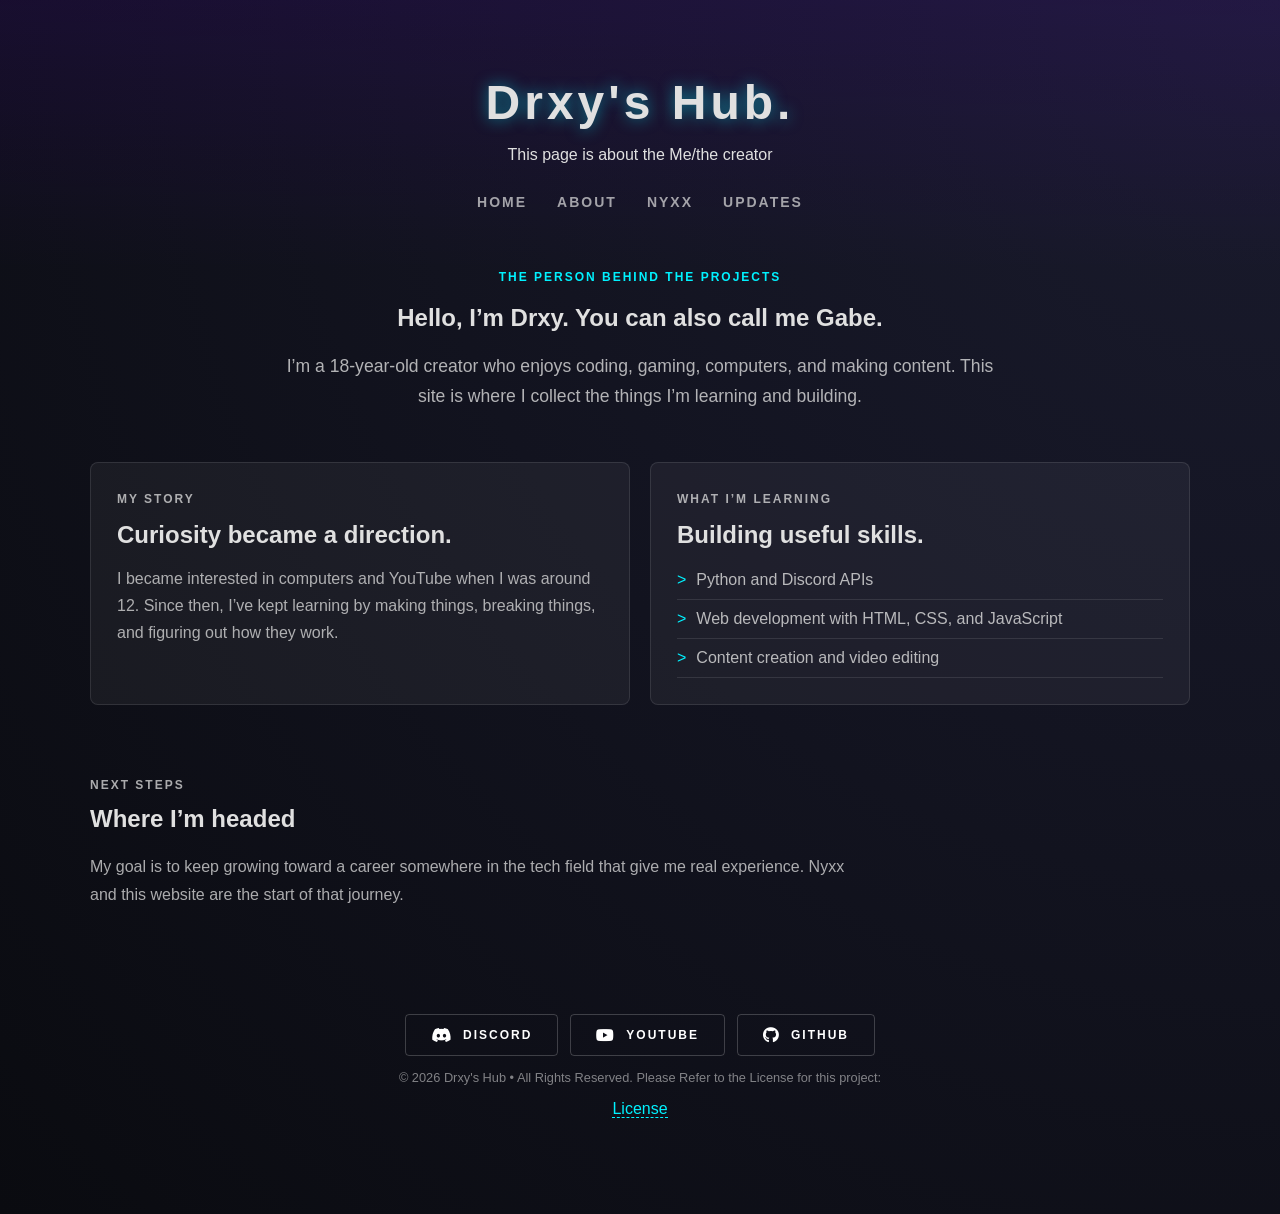
<file: about.html>
<!DOCTYPE html>
<html lang="en">
<head>
    <meta charset="UTF-8">
    <meta name="viewport" content="width=device-width, initial-scale=1.0">
    <title>About | Drxy's Hub</title>
    <link rel="stylesheet" href="style.css">
    <link rel="stylesheet" href="https://cdnjs.cloudflare.com/ajax/libs/font-awesome/6.4.2/css/all.min.css">
</head>
<body>

    <header class="main-header">
        <div class="logo-container">
            <h1>Drxy's Hub.</h1>
            <p class="subtitle">This page is about the Me/the creator</p>
        </div>
        <nav class="main-nav">
        <a href="index.html" class="nav-link">Home</a>
        <a href="about.html" class="nav-link">About</a>
        <a href="nyxx.html" class="nav-link">Nyxx</a>
        <a href="updates.html" class="nav-link">Updates</a>
        </nav> 
    </header>

    <main class="content-wrapper">
        <section class="welcome-section">
            <p class="eyebrow">The person behind the projects</p>
            <h2>Hello, I’m Drxy. You can also call me Gabe.</h2>
            <p class="lead">I’m a 18-year-old creator who enjoys coding, gaming, computers, and making content. This site is where I collect the things I’m learning and building.</p>
        </section>

        <section class="about-grid">
            <article class="info-card">
                <p class="eyebrow">My story</p>
                <h2>Curiosity became a direction.</h2>
                <p>I became interested in computers and YouTube when I was around 12. Since then, I’ve kept learning by making things, breaking things, and figuring out how they work.</p>
            </article>
            <article class="info-card">
                <p class="eyebrow">What I’m learning</p>
                <h2>Building useful skills.</h2>
                <ul class="plain-list">
                    <li>Python and Discord APIs</li>
                    <li>Web development with HTML, CSS, and JavaScript</li>
                    <li>Content creation and video editing</li>
                </ul>
            </article>
        </section>

        <section class="section-block goals-section">
            <p class="eyebrow">Next steps</p>
            <h2>Where I’m headed</h2>
            <p>My goal is to keep growing toward a career somewhere in the tech field that give me real experience. Nyxx and this website are the start of that journey.</p>
        </section>

<footer class="social-links">
    <div class="social-container">
        <a href="https://discord.gg/Cc6q3BgTSR" class="social-btn discord">
            <i class="fa-brands fa-discord"></i> DISCORD
        </a>
        <a href="https://youtube.com/@fwdrxyy_" class="social-btn youtube">
            <i class="fa-brands fa-youtube"></i> YOUTUBE
        </a>
        <a href="https://github.com/fwdrxyy" class="social-btn github">
            <i class="fa-brands fa-github"></i> GITHUB
        </a>
    </div>
    <p class="copyright">© 2026 Drxy's Hub • All Rights Reserved. Please Refer to the License for this project:</p>
    <a href="https://www.eclipse.org/legal/epl-2.0/" class="text-link">License</a>
</footer>

    <script src="websiteScript.js"></script>
</body>
</html>
</file>
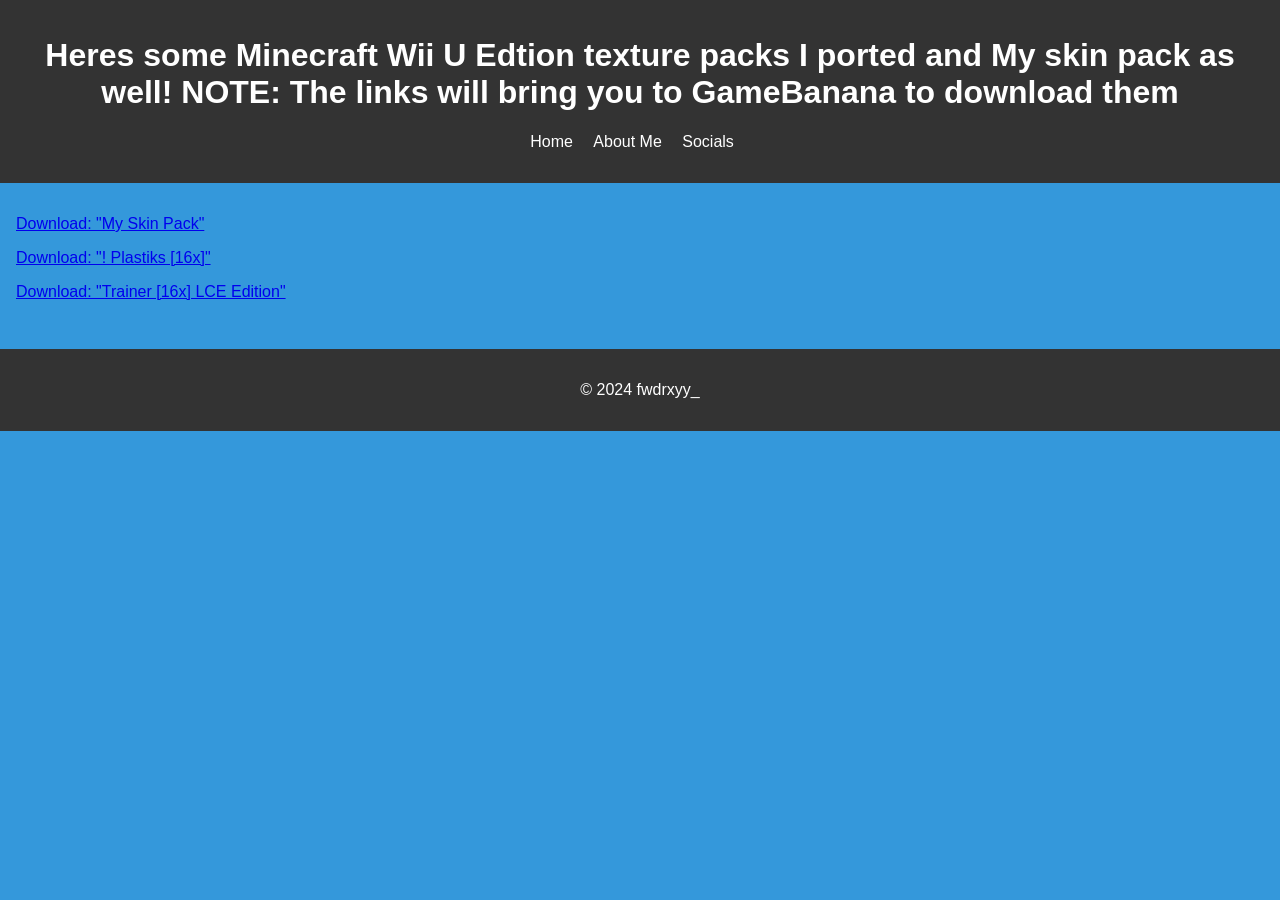
<file: files.html>
<!DOCTYPE html>
<html lang="en">
<head>
    <meta charset="UTF-8">
    <meta name="viewport" content="width=device-width, initial-scale=1.0">
    <title>My Skin Pack + Texture Pack Ports!</title>
    <link rel="stylesheet" href="styles.css">
</head>
<body>
    <header>
        <h1>Heres some Minecraft Wii U Edtion texture packs I ported and My skin pack as well! NOTE: The links will bring you to GameBanana to download them</h1>
        <nav>
            <ul>
                <li><a href="index.html">Home</a></li>
                <li><a href="about.html">About Me</a></li>
                <li><a href="socials.html">Socials</a></li>
            </ul>
        </nav>
    </header>
    <main>
        <section>
            <p><a href="https://gamebanana.com/mods/534259">Download: "My Skin Pack"</a></p>
            <p><a href="https://gamebanana.com/mods/541062">Download: "! Plastiks [16x]"</a></p>
            <p><a href="https://gamebanana.com/mods/549060">Download: "Trainer [16x] LCE Edition"</a></p>
        </section>
    </main>
    <footer>
        <p>© 2024 fwdrxyy_</p>
    </footer>
</body>
</html>
</file>
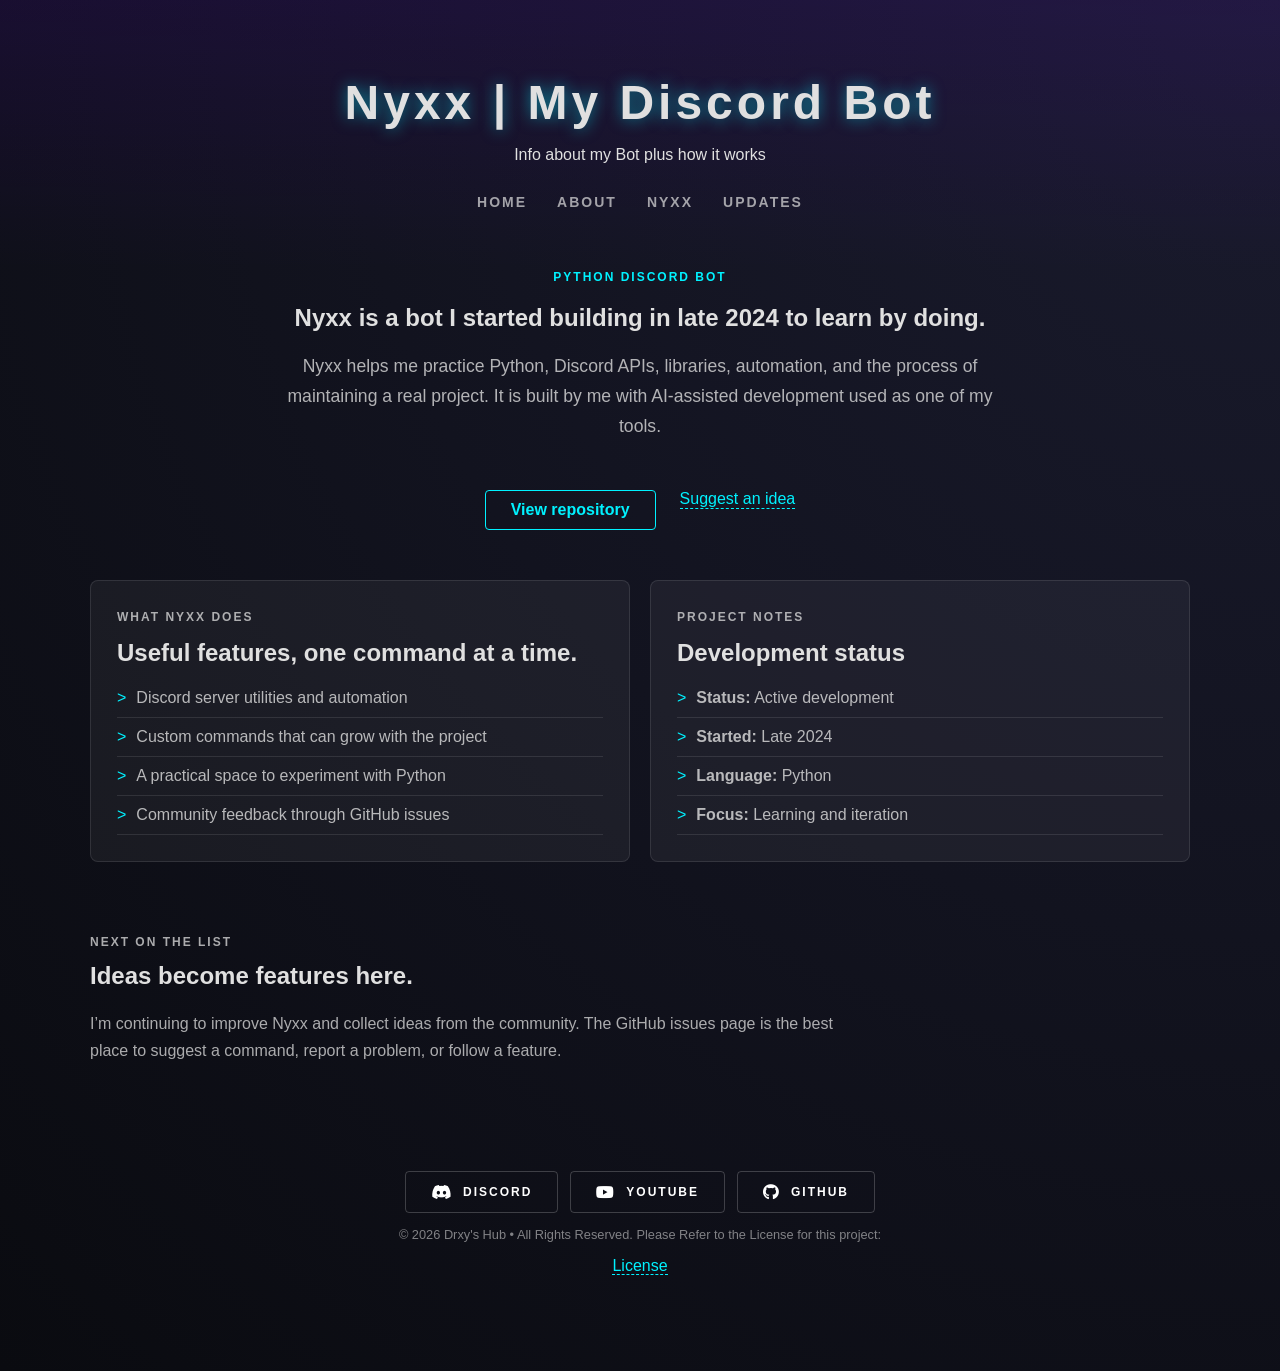
<file: nyxx.html>
<!DOCTYPE html>
<html lang="en">
<head>
    <meta charset="UTF-8">
    <meta name="viewport" content="width=device-width, initial-scale=1.0">
    <title>Nyxx | Drxy's Hub</title>
    <link rel="stylesheet" href="style.css">
    <link rel="stylesheet" href="https://cdnjs.cloudflare.com/ajax/libs/font-awesome/6.4.2/css/all.min.css">
</head>
<body>

    <header class="main-header">
        <div class="logo-container">
            <h1>Nyxx | My Discord Bot</h1>
            <p class="subtitle">Info about my Bot plus how it works</p>
        </div>
        <nav class="main-nav">
        <a href="index.html" class="nav-link">Home</a>
        <a href="about.html" class="nav-link">About</a>
        <a href="nyxx.html" class="nav-link">Nyxx</a>
        <a href="updates.html" class="nav-link">Updates</a>
        </nav> 
    </header>

    <main class="content-wrapper">
        <section class="welcome-section">
            <p class="eyebrow">Python Discord bot</p>
            <h2>Nyxx is a bot I started building in late 2024 to learn by doing.</h2>
            <p class="lead">Nyxx helps me practice Python, Discord APIs, libraries, automation, and the process of maintaining a real project. It is built by me with AI-assisted development used as one of my tools.</p>
            <div class="action-row">
                <a href="https://github.com/fwdrxyy/Nyxx" class="btn-launch">View repository</a>
                <a href="https://github.com/fwdrxyy/Nyxx/issues" class="text-link">Suggest an idea</a>
            </div>
        </section>

        <section class="about-grid">
            <article class="info-card">
                <p class="eyebrow">What Nyxx does</p>
                <h2>Useful features, one command at a time.</h2>
                <ul class="plain-list">
                    <li>Discord server utilities and automation</li>
                    <li>Custom commands that can grow with the project</li>
                    <li>A practical space to experiment with Python</li>
                    <li>Community feedback through GitHub issues</li>
                </ul>
            </article>
            <article class="info-card">
                <p class="eyebrow">Project notes</p>
                <h2>Development status</h2>
                <ul class="plain-list">
                    <li><strong>Status:</strong> Active development</li>
                    <li><strong>Started:</strong> Late 2024</li>
                    <li><strong>Language:</strong> Python</li>
                    <li><strong>Focus:</strong> Learning and iteration</li>
                </ul>
            </article>
        </section>

        <section class="section-block goals-section">
            <p class="eyebrow">Next on the list</p>
            <h2>Ideas become features here.</h2>
            <p>I’m continuing to improve Nyxx and collect ideas from the community. The GitHub issues page is the best place to suggest a command, report a problem, or follow a feature.</p>
        </section>

<footer class="social-links">
    <div class="social-container">
        <a href="https://discord.gg/Cc6q3BgTSR" class="social-btn discord">
            <i class="fa-brands fa-discord"></i> DISCORD
        </a>
        <a href="https://youtube.com/@fwdrxyy_" class="social-btn youtube">
            <i class="fa-brands fa-youtube"></i> YOUTUBE
        </a>
        <a href="https://github.com/fwdrxyy" class="social-btn github">
            <i class="fa-brands fa-github"></i> GITHUB
        </a>
    </div>
    <p class="copyright">© 2026 Drxy's Hub • All Rights Reserved. Please Refer to the License for this project:</p>
    <a href="https://www.eclipse.org/legal/epl-2.0/" class="text-link">License</a>
</footer>

    <script src="websiteScript.js"></script>
</body>
</html>
</file>
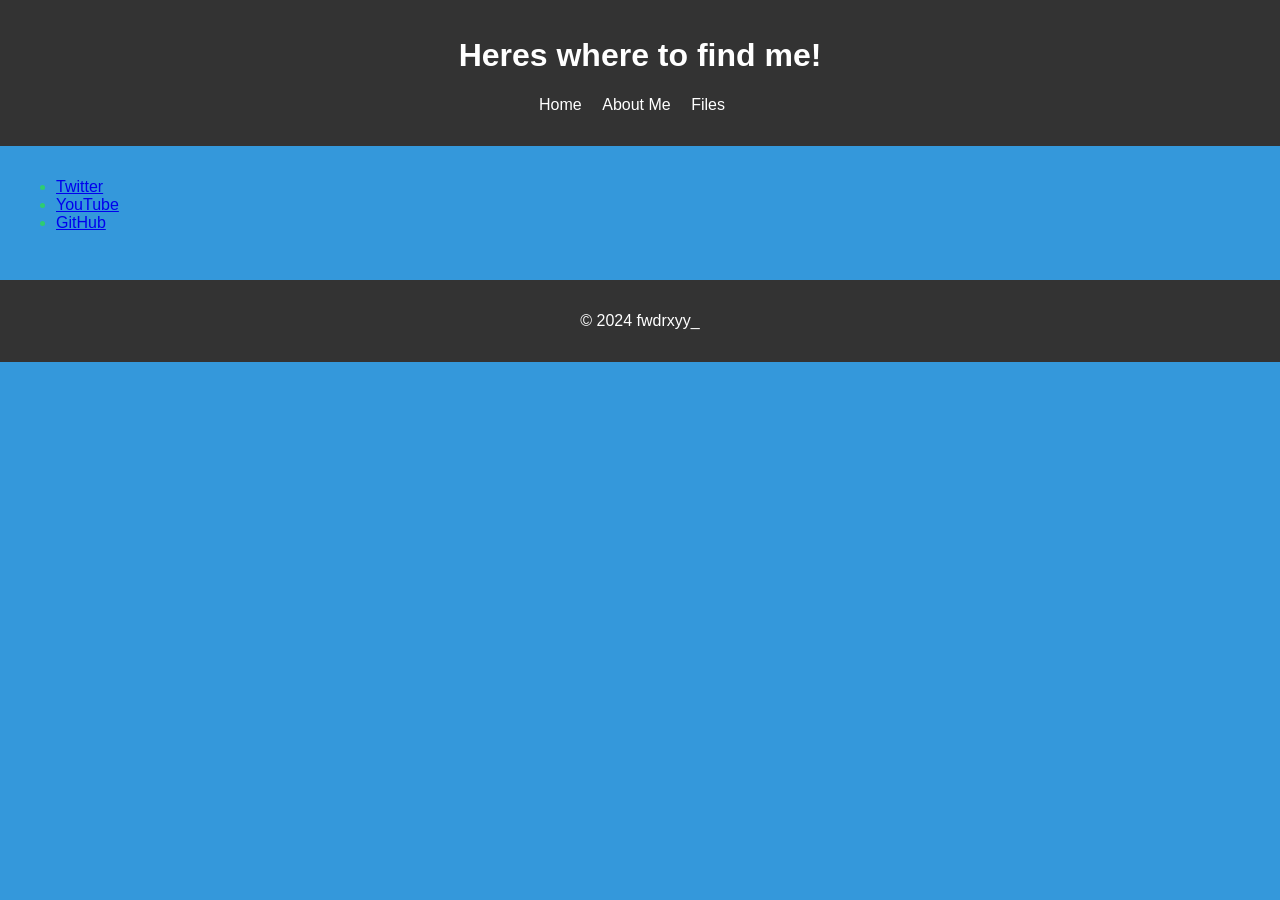
<file: socials.html>
<!DOCTYPE html>
<html lang="en">
<head>
    <meta charset="UTF-8">
    <meta name="viewport" content="width=device-width, initial-scale=1.0">
    <title>Socials</title>
    <link rel="stylesheet" href="styles.css">
</head>
<body>
    <header>
        <h1>Heres where to find me!</h1>
        <nav>
            <ul>
                <li><a href="index.html">Home</a></li>
                <li><a href="about.html">About Me</a></li>
                <li><a href="files.html">Files</a></li>
            </ul>
        </nav>
    </header>
    <main>
        <section>
            <ul>
                <li><a href="https://x.com/fwdrxyy_YT">Twitter</a></li>
                <li><a href="https://www.youtube.com/@fwdrxyy_">YouTube</a></li>
                <li><a href="https://github.com/fwdrxyy">GitHub</a></li>
            </ul>
        </section>
    </main>
    <footer>
        <p>© 2024 fwdrxyy_</p>
    </footer>
</body>
</html>
</file>
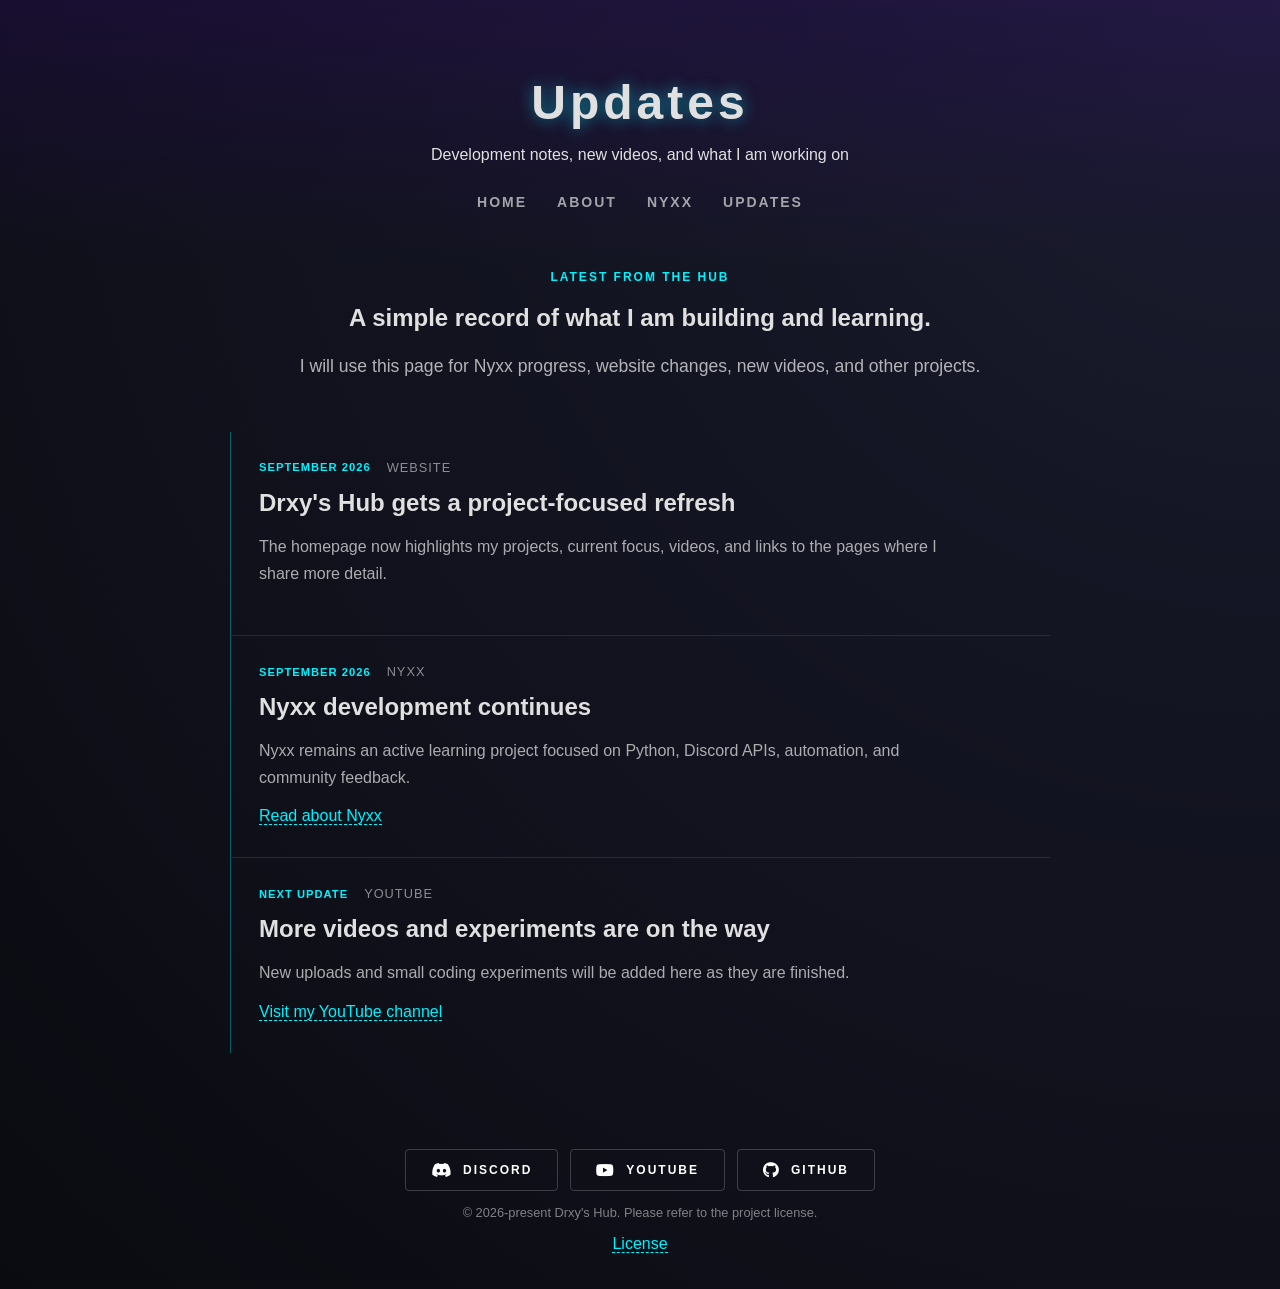
<file: updates.html>
<!DOCTYPE html>
<html lang="en">
<head>
    <meta charset="UTF-8">
    <meta name="viewport" content="width=device-width, initial-scale=1.0">
    <title>Updates | Drxy's Hub</title>
    <link rel="stylesheet" href="style.css">
    <link rel="stylesheet" href="https://cdnjs.cloudflare.com/ajax/libs/font-awesome/6.4.2/css/all.min.css">
</head>
<body>

    <header class="main-header">
        <div class="logo-container">
            <h1>Updates</h1>
            <p class="subtitle">Development notes, new videos, and what I am working on</p>
        </div>
        <nav class="main-nav">
            <a href="index.html" class="nav-link">Home</a>
            <a href="about.html" class="nav-link">About</a>
            <a href="nyxx.html" class="nav-link">Nyxx</a>
            <a href="updates.html" class="nav-link">Updates</a>
        </nav>
    </header>

    <main class="content-wrapper">
        <section class="welcome-section">
            <p class="eyebrow">Latest from the hub</p>
            <h2>A simple record of what I am building and learning.</h2>
            <p class="lead">I will use this page for Nyxx progress, website changes, new videos, and other projects.</p>
        </section>

        <section class="updates-list" aria-label="Site updates">
            <article class="update-entry">
                <div class="update-meta">
                    <span class="project-status">September 2026</span>
                    <span>Website</span>
                </div>
                <h2>Drxy's Hub gets a project-focused refresh</h2>
                <p>The homepage now highlights my projects, current focus, videos, and links to the pages where I share more detail.</p>
            </article>

            <article class="update-entry">
                <div class="update-meta">
                    <span class="project-status">September 2026</span>
                    <span>Nyxx</span>
                </div>
                <h2>Nyxx development continues</h2>
                <p>Nyxx remains an active learning project focused on Python, Discord APIs, automation, and community feedback.</p>
                <a href="nyxx.html" class="text-link">Read about Nyxx</a>
            </article>

            <article class="update-entry">
                <div class="update-meta">
                    <span class="project-status">Next update</span>
                    <span>YouTube</span>
                </div>
                <h2>More videos and experiments are on the way</h2>
                <p>New uploads and small coding experiments will be added here as they are finished.</p>
                <a href="https://youtube.com/@fwdrxyy_" class="text-link">Visit my YouTube channel</a>
            </article>
        </section>
    </main>

    <footer class="social-links">
        <div class="social-container">
            <a href="https://discord.gg/Cc6q3BgTSR" class="social-btn discord">
                <i class="fa-brands fa-discord"></i> DISCORD
            </a>
            <a href="https://youtube.com/@fwdrxyy_" class="social-btn youtube">
                <i class="fa-brands fa-youtube"></i> YOUTUBE
            </a>
            <a href="https://github.com/fwdrxyy" class="social-btn github">
                <i class="fa-brands fa-github"></i> GITHUB
            </a>
        </div>
        <p class="copyright">&copy; 2026-present Drxy's Hub. Please refer to the project license.</p>
        <a href="https://www.eclipse.org/legal/epl-2.0/" class="text-link">License</a>
    </footer>

    <script src="websiteScript.js"></script>
</body>
</html>
</file>
<file: style.css>
:root {
    --bg-dark: #0a0b10;
    --card-bg: rgba(255, 255, 255, 0.05);
    --accent-cyan: #00f2ff;
    --accent-purple: #7000ff;
    --text-main: #e0e0e0;
}

body {
    margin: 0;
    font-family: 'Segoe UI', Roboto, sans-serif;
    background-color: var(--bg-dark);
    color: var(--text-main);
    background-image: radial-gradient(circle at top right, #1a1b2e, transparent);
    min-height: 100vh;
}

/* Header Section */
.main-header {
    text-align: center;
    padding: 60px 20px;
    background: linear-gradient(180deg, rgba(112, 0, 255, 0.1) 0%, transparent 100%);
}

.badge {
    background: var(--accent-purple);
    font-size: 10px;
    padding: 4px 12px;
    border-radius: 20px;
    letter-spacing: 1px;
    font-weight: bold;
}

h1 {
    font-size: 3rem;
    margin: 15px 0;
    letter-spacing: 4px;
    text-shadow: 0 0 15px rgba(0, 242, 255, 0.5);
}

/* Tool Grid */
.content-wrapper {
    max-width: 1100px;
    margin: 0 auto;
    padding: 0 20px 60px;
}

.welcome-section {
    text-align: center;
    margin-bottom: 50px;
}

.welcome-section img {
    max-width: 100%;
    margin-top: 24px;
}

.lead {
    max-width: 720px;
    margin: 18px auto 0;
    color: rgba(224, 224, 224, 0.78);
    font-size: 1.1rem;
    line-height: 1.7;
}

.eyebrow {
    margin: 0 0 10px;
    color: var(--accent-cyan);
    font-size: 0.75rem;
    font-weight: bold;
    letter-spacing: 2px;
    text-transform: uppercase;
}

.section-block {
    margin: 70px 0;
}

.section-heading h2,
.status-panel h2,
.goals-section h2 {
    margin-top: 0;
}

.project-grid,
.about-grid {
    display: grid;
    grid-template-columns: repeat(auto-fit, minmax(220px, 1fr));
    gap: 20px;
}

.project-card,
.info-card {
    padding: 26px;
    background: var(--card-bg);
    border: 1px solid rgba(255, 255, 255, 0.1);
    border-radius: 8px;
}

.project-card {
    transition: transform 0.3s ease, border-color 0.3s ease;
}

.project-card:hover {
    transform: translateY(-5px);
    border-color: var(--accent-cyan);
}

.project-card h3,
.info-card h2 {
    margin: 12px 0;
}

.project-card p,
.info-card p,
.goals-section p {
    color: rgba(224, 224, 224, 0.75);
    line-height: 1.7;
}

.project-status {
    color: var(--accent-cyan);
    font-size: 0.7rem;
    font-weight: bold;
    letter-spacing: 1px;
    text-transform: uppercase;
}

.status-panel {
    display: grid;
    grid-template-columns: minmax(180px, 0.7fr) 1.3fr;
    gap: 40px;
    align-items: start;
    padding: 30px;
    border-left: 2px solid var(--accent-cyan);
    background: rgba(0, 242, 255, 0.04);
}

.focus-list,
.plain-list {
    margin: 0;
    padding: 0;
    list-style: none;
}

.focus-list li {
    display: flex;
    justify-content: space-between;
    gap: 20px;
    padding: 14px 0;
    border-bottom: 1px solid rgba(255, 255, 255, 0.1);
}

.focus-list span {
    color: var(--accent-cyan);
    font-weight: bold;
}

.plain-list li {
    padding: 10px 0 10px 18px;
    border-bottom: 1px solid rgba(255, 255, 255, 0.1);
    color: rgba(224, 224, 224, 0.8);
}

.plain-list li::before {
    content: ">";
    margin-left: -18px;
    margin-right: 10px;
    color: var(--accent-cyan);
}

.action-row {
    display: flex;
    align-items: center;
    justify-content: center;
    gap: 24px;
    margin-top: 28px;
}

.btn-launch {
    display: inline-block;
    text-decoration: none;
}

.goals-section {
    max-width: 760px;
}

.social-links {
    padding: 36px 20px;
    text-align: center;
}

.social-container {
    display: flex;
    justify-content: center;
    flex-wrap: wrap;
    gap: 12px;
}

.copyright {
    color: rgba(224, 224, 224, 0.55);
    font-size: 0.8rem;
    line-height: 1.5;
}

.tool-grid {
    display: grid;
    grid-template-columns: repeat(auto-fit, minmax(300px, 1fr));
    gap: 25px;
}

/* Card Design */
.tool-card {
    background: var(--card-bg);
    border: 1px solid rgba(255, 255, 255, 0.1);
    border-radius: 16px;
    padding: 40px 20px;
    text-align: center;
    transition: all 0.3s ease;
    backdrop-filter: blur(10px);
}

.tool-card:hover {
    transform: translateY(-10px);
    border-color: var(--accent-cyan);
    box-shadow: 0 10px 30px rgba(0, 242, 255, 0.1);
}

.icon-box {
    font-size: 40px;
    margin-bottom: 20px;
}

.btn-launch {
    margin-top: 20px;
    background: transparent;
    border: 1px solid var(--accent-cyan);
    color: var(--accent-cyan);
    padding: 10px 25px;
    border-radius: 4px;
    cursor: pointer;
    font-weight: bold;
    transition: 0.2s;
}

.btn-launch:hover {
    background: var(--accent-cyan);
    color: var(--bg-dark);
    box-shadow: 0 0 20px var(--accent-cyan);
}

.video-vault {
    margin-top: 60px;
    text-align: center;
}

.video-grid {
    display: grid;
    grid-template-columns: repeat(auto-fit, minmax(320px, 1fr));
    gap: 20px;
    margin-top: 20px;
    justify-content: center;
}

.video-grid iframe {
    width: 100%;
    border-radius: 12px;
    border: 1px solid rgba(255, 255, 255, 0.1);
    box-shadow: 0 4px 15px rgba(0, 0, 0, 0.5);
}

.social-btn {
    display: flex;
    align-items: center;
    gap: 10px; /* Space between icon and text */
    text-decoration: none;
    font-weight: bold;
    font-size: 12px;
    letter-spacing: 2px;
    padding: 12px 25px;
    border-radius: 4px;
    border: 1px solid rgba(255, 255, 255, 0.2);
    color: white;
    transition: all 0.3s ease;
}

/* Make the icons slightly larger */
.social-btn i {
    font-size: 16px;
}

.main-nav {
    margin-top: 30px;
    display: flex;
    justify-content: center;
    gap: 30px;
}

.nav-link {
    color: var(--text-main);
    text-decoration: none;
    font-weight: bold;
    letter-spacing: 2px;
    text-transform: uppercase;
    font-size: 14px;
    transition: 0.3s;
    opacity: 0.7;
}

.nav-link:hover {
    color: var(--accent-cyan);
    opacity: 1;
    text-shadow: 0 0 10px var(--accent-cyan);
}

.text-link {
    color: var(--accent-cyan);
    text-decoration: none;
    border-bottom: 1px dashed var(--accent-cyan);
    transition: 0.3s;
}

.text-link:hover {
    text-shadow: 0 0 8px var(--accent-cyan);
    border-bottom: 1px solid var(--accent-cyan);
}

.updates-list {
    max-width: 820px;
    margin: 0 auto;
}

.update-entry {
    padding: 28px 0 32px 28px;
    border-left: 1px solid rgba(0, 242, 255, 0.35);
    border-bottom: 1px solid rgba(255, 255, 255, 0.1);
}

.update-entry:last-child {
    border-bottom: 0;
}

.update-meta {
    display: flex;
    flex-wrap: wrap;
    gap: 16px;
    align-items: center;
    color: rgba(224, 224, 224, 0.6);
    font-size: 0.8rem;
    letter-spacing: 1px;
    text-transform: uppercase;
}

.update-entry h2 {
    margin: 14px 0 10px;
}

.update-entry p {
    max-width: 680px;
    color: rgba(224, 224, 224, 0.75);
    line-height: 1.7;
}

@media (max-width: 650px) {
    .main-header {
        padding: 40px 16px;
    }

    h1 {
        font-size: 2.2rem;
    }

    .main-nav {
        flex-wrap: wrap;
        gap: 16px;
    }

    .status-panel {
        grid-template-columns: 1fr;
        gap: 20px;
    }

    .focus-list li {
        display: block;
    }

    .focus-list strong {
        display: block;
        margin-top: 5px;
    }

    .action-row {
        flex-direction: column;
        gap: 16px;
    }

    .update-entry {
        padding-left: 18px;
    }
}
</file>
<file: styles.css>
body {
    font-family: Arial, sans-serif;
    margin: 0;
    padding: 0;
}

header {
    background-color: #333;
    color: white;
    padding: 1rem;
    text-align: center;
}

nav ul {
    list-style: none;
    padding: 0;
}

nav ul li {
    display: inline;
    margin-right: 1rem;
}

nav ul li a {
    color: white;
    text-decoration: none;
}

main {
    padding: 1rem;
}

section {
    margin-bottom: 2rem;
}

footer {
    background-color: #333;
    color: white;
    text-align: center;
    padding: 1rem;
}

.button {
    background-color: var(--primary-color);
    color: white;
    padding: 10px 20px;
    text-decoration: none;
}

.button:hover {
    background-color: var(--secondary-color);
}

@keyframes fadeIn {
    from {
        opacity: 0;
    }
    to {
        opacity: 1;
    }
}

.fade-in {
    animation: fadeIn 2s ease-in;
}

:root {
    --primary-color: #3498db;
    --secondary-color: #2ecc71;
}

body {
    background-color: var(--primary-color);
    color: var(--secondary-color);
    font-family: 'Roboto', sans-serif;
}

.hero {
    background: url('https://example.com/hero-image.jpg') no-repeat center center/cover;
    color: white;
    text-align: center;
    padding: 50px 0;
}

.cta-button {
    background-color: var(--secondary-color);
    border: none;
    color: white;
    padding: 10px 20px;
    cursor: pointer;
}

.cta-button:hover {
    background-color: white;
    color: var(--secondary-color);
}

.fade-in {
    animation: fadeIn 2s ease-in;
}

@keyframes fadeIn {
    from {
        opacity: 0;
    }
    to {
        opacity: 1;
    }
}

@media (max-width: 768px) {
    nav ul {
        display: block;
    }
    .fade-in h1 {
        font-size: 2rem;
    }
}

form {
    display: flex;
    flex-direction: column;
}
form input, form textarea, form button {
    margin-bottom: 10px;
    padding: 10px;
}
form button {
    background-color: var(--primary-color);
    color: white;
    border: none;
}

blockquote {
    background-color: #f9f9f9;
    border-left: 10px solid var(--primary-color);
    margin: 20px 0;
    padding: 15px 10px;
}
blockquote footer {
    text-align: right;
    font-style: italic;
}
</file>
